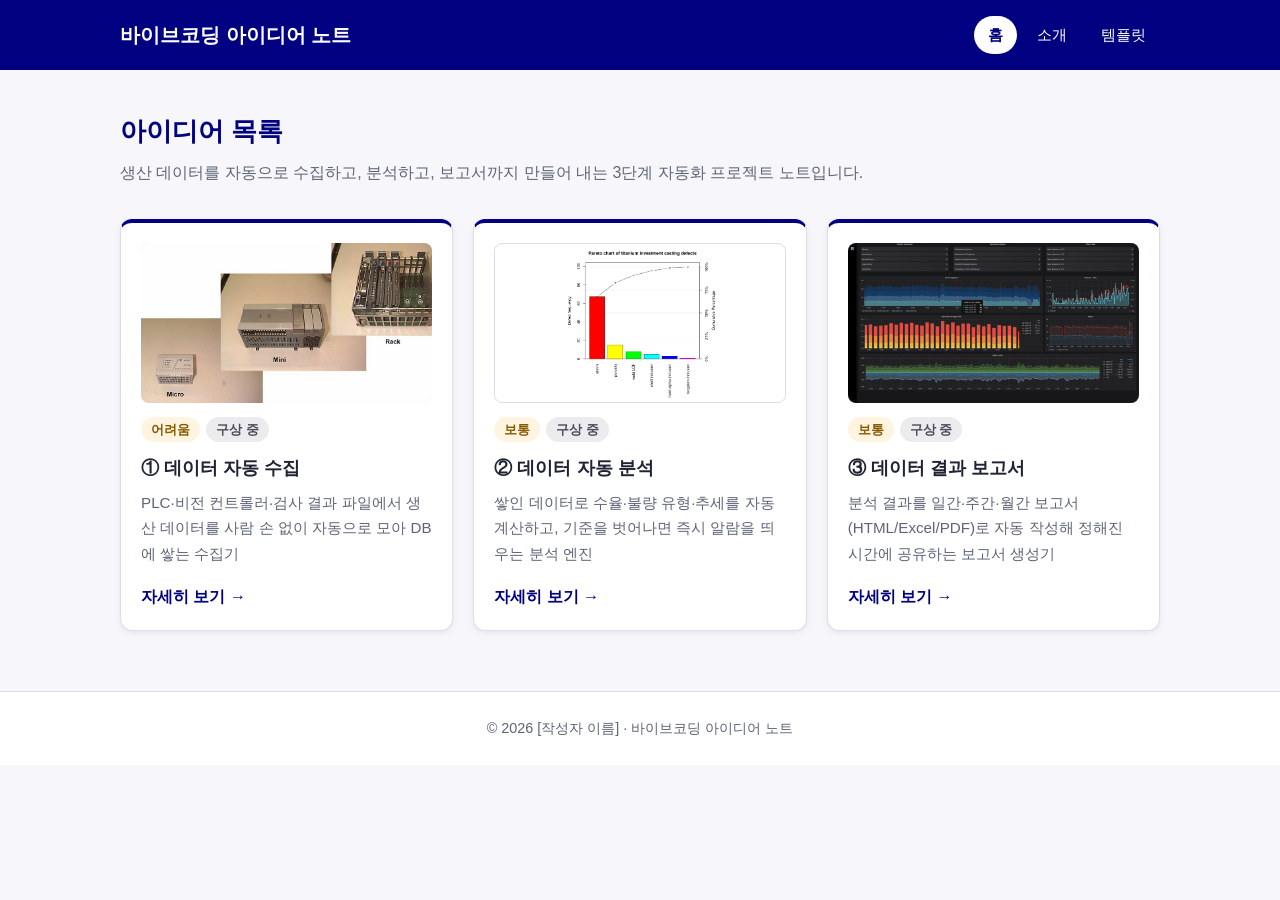
<file: idea-notes/index.html>
<!DOCTYPE html>
<html lang="ko">
<head>
  <meta charset="UTF-8">
  <meta name="viewport" content="width=device-width, initial-scale=1.0">
  <title>아이디어 목록 | 바이브코딩 아이디어 노트</title>
  <!-- 공통 스타일 -->
  <link rel="stylesheet" href="css/style.css">
</head>
<body>

  <!-- 공통 헤더 -->
  <header class="site-header">
    <div class="container">
      <h1 class="site-title"><a href="index.html">바이브코딩 아이디어 노트</a></h1>
      <nav class="site-nav" aria-label="주 메뉴">
        <ul>
          <!-- 현재 페이지 메뉴에 is-active 클래스 -->
          <li><a href="index.html" class="is-active" aria-current="page">홈</a></li>
          <li><a href="about.html">소개</a></li>
          <li><a href="template.html">템플릿</a></li>
        </ul>
      </nav>
    </div>
  </header>

  <main class="site-main">
    <div class="container">

      <section class="page-intro">
        <h2>아이디어 목록</h2>
        <p>생산 데이터를 자동으로 수집하고, 분석하고, 보고서까지 만들어 내는 3단계 자동화 프로젝트 노트입니다.</p>
      </section>

      <!-- 아이디어 카드 목록: 새 아이디어는 article 하나를 복사해서 추가 -->
      <section class="idea-grid" aria-label="아이디어 카드 목록">

        <article class="idea-card">
          <img class="idea-card-thumb" src="images/plc.jpg" alt="소형·중형·랙형 PLC(Programmable Logic Controller) 장비 사진" loading="lazy">
          <div class="badge-group">
            <span class="level-badge">어려움</span>
            <span class="status-badge status-idea">구상 중</span>
          </div>
          <h3>① 데이터 자동 수집</h3>
          <p class="idea-card-summary">PLC·비전 컨트롤러·검사 결과 파일에서 생산 데이터를 사람 손 없이 자동으로 모아 DB에 쌓는 수집기</p>
          <a class="idea-card-link" href="ideas/idea-01.html">자세히 보기 →</a>
        </article>

        <article class="idea-card">
          <img class="idea-card-thumb idea-card-thumb--contain" src="images/pareto.png" alt="불량 유형별 빈도와 누적 비율을 보여주는 파레토 차트" loading="lazy">
          <div class="badge-group">
            <span class="level-badge">보통</span>
            <span class="status-badge status-idea">구상 중</span>
          </div>
          <h3>② 데이터 자동 분석</h3>
          <p class="idea-card-summary">쌓인 데이터로 수율·불량 유형·추세를 자동 계산하고, 기준을 벗어나면 즉시 알람을 띄우는 분석 엔진</p>
          <a class="idea-card-link" href="ideas/idea-02.html">자세히 보기 →</a>
        </article>

        <article class="idea-card">
          <img class="idea-card-thumb" src="images/dashboard.png" alt="그래프와 지표가 한 화면에 모인 데이터 대시보드 스크린샷" loading="lazy">
          <div class="badge-group">
            <span class="level-badge">보통</span>
            <span class="status-badge status-idea">구상 중</span>
          </div>
          <h3>③ 데이터 결과 보고서</h3>
          <p class="idea-card-summary">분석 결과를 일간·주간·월간 보고서(HTML/Excel/PDF)로 자동 작성해 정해진 시간에 공유하는 보고서 생성기</p>
          <a class="idea-card-link" href="ideas/idea-03.html">자세히 보기 →</a>
        </article>

      </section>

    </div>
  </main>

  <!-- 공통 푸터 -->
  <footer class="site-footer">
    <div class="container">
      <p>© 2026 [작성자 이름] · 바이브코딩 아이디어 노트</p>
    </div>
  </footer>

</body>
</html>
</file>
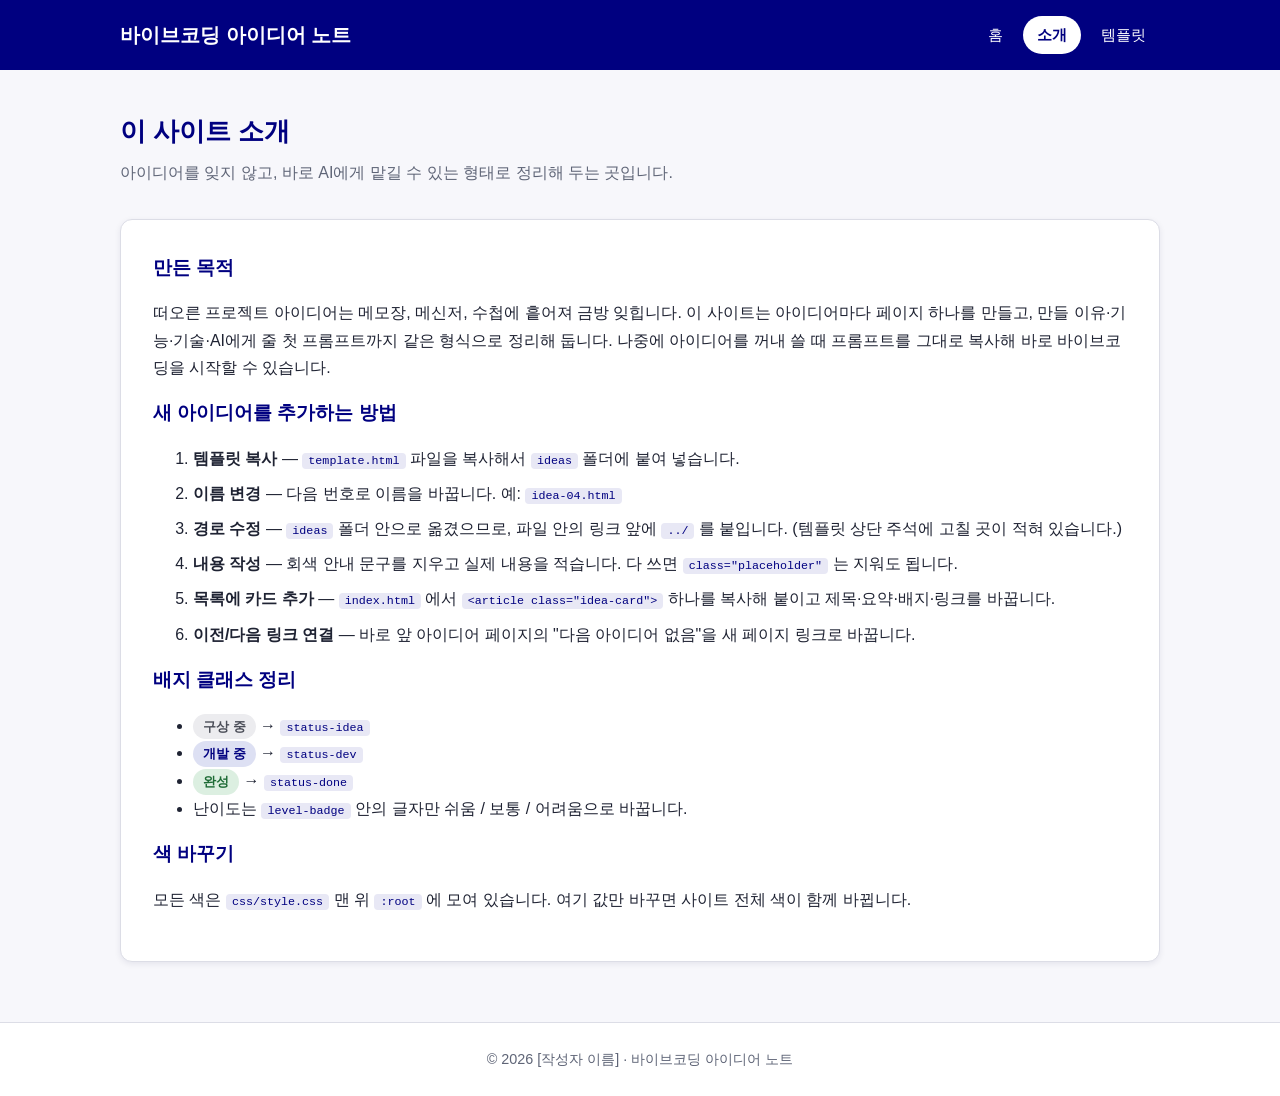
<file: idea-notes/about.html>
<!DOCTYPE html>
<html lang="ko">
<head>
  <meta charset="UTF-8">
  <meta name="viewport" content="width=device-width, initial-scale=1.0">
  <title>소개 | 바이브코딩 아이디어 노트</title>
  <link rel="stylesheet" href="css/style.css">
</head>
<body>

  <!-- 공통 헤더 -->
  <header class="site-header">
    <div class="container">
      <h1 class="site-title"><a href="index.html">바이브코딩 아이디어 노트</a></h1>
      <nav class="site-nav" aria-label="주 메뉴">
        <ul>
          <li><a href="index.html">홈</a></li>
          <li><a href="about.html" class="is-active" aria-current="page">소개</a></li>
          <li><a href="template.html">템플릿</a></li>
        </ul>
      </nav>
    </div>
  </header>

  <main class="site-main">
    <div class="container">

      <section class="page-intro">
        <h2>이 사이트 소개</h2>
        <p>아이디어를 잊지 않고, 바로 AI에게 맡길 수 있는 형태로 정리해 두는 곳입니다.</p>
      </section>

      <article class="content-box">

        <section>
          <h3>만든 목적</h3>
          <p>떠오른 프로젝트 아이디어는 메모장, 메신저, 수첩에 흩어져 금방 잊힙니다. 이 사이트는 아이디어마다 페이지 하나를 만들고, 만들 이유·기능·기술·AI에게 줄 첫 프롬프트까지 같은 형식으로 정리해 둡니다. 나중에 아이디어를 꺼내 쓸 때 프롬프트를 그대로 복사해 바로 바이브코딩을 시작할 수 있습니다.</p>
        </section>

        <section>
          <h3>새 아이디어를 추가하는 방법</h3>
          <ol class="step-list">
            <li><strong>템플릿 복사</strong> — <code>template.html</code> 파일을 복사해서 <code>ideas</code> 폴더에 붙여 넣습니다.</li>
            <li><strong>이름 변경</strong> — 다음 번호로 이름을 바꿉니다. 예: <code>idea-04.html</code></li>
            <li><strong>경로 수정</strong> — <code>ideas</code> 폴더 안으로 옮겼으므로, 파일 안의 링크 앞에 <code>../</code> 를 붙입니다. (템플릿 상단 주석에 고칠 곳이 적혀 있습니다.)</li>
            <li><strong>내용 작성</strong> — 회색 안내 문구를 지우고 실제 내용을 적습니다. 다 쓰면 <code>class="placeholder"</code> 는 지워도 됩니다.</li>
            <li><strong>목록에 카드 추가</strong> — <code>index.html</code> 에서 <code>&lt;article class="idea-card"&gt;</code> 하나를 복사해 붙이고 제목·요약·배지·링크를 바꿉니다.</li>
            <li><strong>이전/다음 링크 연결</strong> — 바로 앞 아이디어 페이지의 "다음 아이디어 없음"을 새 페이지 링크로 바꿉니다.</li>
          </ol>
        </section>

        <section>
          <h3>배지 클래스 정리</h3>
          <ul>
            <li><span class="status-badge status-idea">구상 중</span> → <code>status-idea</code></li>
            <li><span class="status-badge status-dev">개발 중</span> → <code>status-dev</code></li>
            <li><span class="status-badge status-done">완성</span> → <code>status-done</code></li>
            <li>난이도는 <code>level-badge</code> 안의 글자만 쉬움 / 보통 / 어려움으로 바꿉니다.</li>
          </ul>
        </section>

        <section>
          <h3>색 바꾸기</h3>
          <p>모든 색은 <code>css/style.css</code> 맨 위 <code>:root</code> 에 모여 있습니다. 여기 값만 바꾸면 사이트 전체 색이 함께 바뀝니다.</p>
        </section>

      </article>

    </div>
  </main>

  <!-- 공통 푸터 -->
  <footer class="site-footer">
    <div class="container">
      <p>© 2026 [작성자 이름] · 바이브코딩 아이디어 노트</p>
    </div>
  </footer>

</body>
</html>
</file>
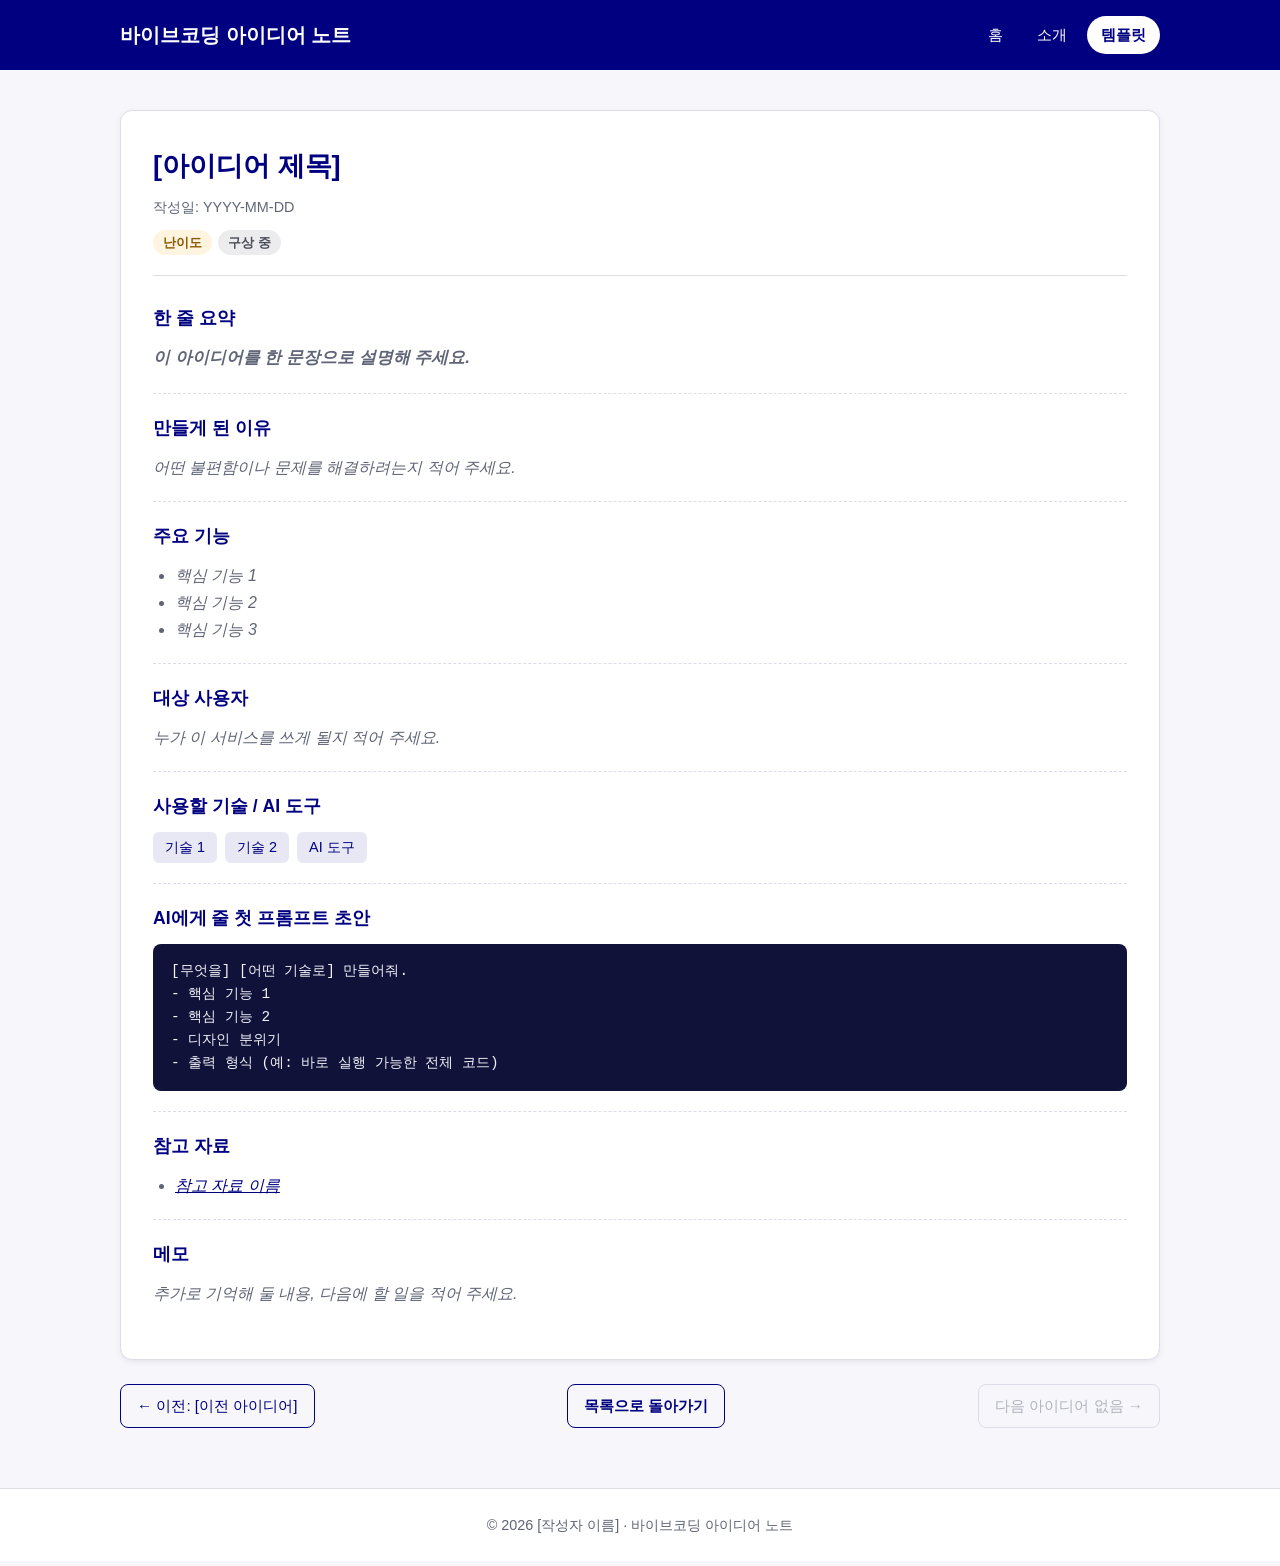
<file: idea-notes/template.html>
<!DOCTYPE html>
<!--
  ============================================================
  새 아이디어 작성용 템플릿
  사용법:
    1) 이 파일을 복사해서 ideas 폴더에 idea-XX.html 로 저장
    2) ideas 폴더로 옮겼으면 아래 [경로] 표시가 있는 링크 4곳 + 푸터 위 이동 링크의
       앞에 ../ 를 붙이기
       예) css/style.css  →  ../css/style.css
           index.html     →  ../index.html
    3) 헤더 메뉴의 is-active 를 '템플릿'에서 '홈'으로 옮기기
    4) 회색 안내 문구를 실제 내용으로 바꾸기
  ============================================================
-->
<html lang="ko">
<head>
  <meta charset="UTF-8">
  <meta name="viewport" content="width=device-width, initial-scale=1.0">
  <title>[아이디어 제목] | 바이브코딩 아이디어 노트</title>
  <!-- [경로] -->
  <link rel="stylesheet" href="css/style.css">
</head>
<body>

  <!-- 공통 헤더 -->
  <header class="site-header">
    <div class="container">
      <!-- [경로] -->
      <h1 class="site-title"><a href="index.html">바이브코딩 아이디어 노트</a></h1>
      <nav class="site-nav" aria-label="주 메뉴">
        <ul>
          <!-- [경로] 3곳 -->
          <li><a href="index.html">홈</a></li>
          <li><a href="about.html">소개</a></li>
          <li><a href="template.html" class="is-active" aria-current="page">템플릿</a></li>
        </ul>
      </nav>
    </div>
  </header>

  <main class="site-main">
    <div class="container">

      <article class="idea-detail">

        <!-- 1. 제목, 작성일, 배지 -->
        <header class="idea-header">
          <h2>[아이디어 제목]</h2>
          <time class="idea-date" datetime="YYYY-MM-DD">작성일: YYYY-MM-DD</time>
          <div class="badge-group">
            <!-- 난이도: 쉬움 / 보통 / 어려움 -->
            <span class="level-badge">난이도</span>
            <!-- 상태: status-idea(구상 중) / status-dev(개발 중) / status-done(완성) -->
            <span class="status-badge status-idea">구상 중</span>
          </div>
        </header>

        <!-- 2. 한 줄 요약 -->
        <section class="idea-section">
          <h3>한 줄 요약</h3>
          <p class="idea-summary placeholder">이 아이디어를 한 문장으로 설명해 주세요.</p>
        </section>

        <!-- 3. 만들게 된 이유 -->
        <section class="idea-section">
          <h3>만들게 된 이유</h3>
          <p class="placeholder">어떤 불편함이나 문제를 해결하려는지 적어 주세요.</p>
        </section>

        <!-- 4. 주요 기능 -->
        <section class="idea-section">
          <h3>주요 기능</h3>
          <ul class="placeholder">
            <li>핵심 기능 1</li>
            <li>핵심 기능 2</li>
            <li>핵심 기능 3</li>
          </ul>
        </section>

        <!-- 5. 대상 사용자 -->
        <section class="idea-section">
          <h3>대상 사용자</h3>
          <p class="placeholder">누가 이 서비스를 쓰게 될지 적어 주세요.</p>
        </section>

        <!-- 6. 사용할 기술 / AI 도구 -->
        <section class="idea-section">
          <h3>사용할 기술 / AI 도구</h3>
          <!-- li 하나가 태그 하나 -->
          <ul class="tech-list">
            <li>기술 1</li>
            <li>기술 2</li>
            <li>AI 도구</li>
          </ul>
        </section>

        <!-- 7. AI에게 줄 첫 프롬프트 초안 -->
        <section class="idea-section">
          <h3>AI에게 줄 첫 프롬프트 초안</h3>
<pre class="prompt-block"><code>[무엇을] [어떤 기술로] 만들어줘.
- 핵심 기능 1
- 핵심 기능 2
- 디자인 분위기
- 출력 형식 (예: 바로 실행 가능한 전체 코드)</code></pre>
        </section>

        <!-- 8. 참고 자료 링크 -->
        <section class="idea-section">
          <h3>참고 자료</h3>
          <ul class="placeholder">
            <li><a href="#">참고 자료 이름</a></li>
          </ul>
        </section>

        <!-- 9. 메모 -->
        <section class="idea-section">
          <h3>메모</h3>
          <p class="placeholder">추가로 기억해 둘 내용, 다음에 할 일을 적어 주세요.</p>
        </section>

      </article>

      <!-- 하단 이동 링크: ideas 폴더에 넣은 뒤 파일 이름과 제목을 맞게 바꾸기 -->
      <nav class="idea-pager" aria-label="아이디어 이동">
        <a href="#">← 이전: [이전 아이디어]</a>
        <!-- [경로] -->
        <a class="pager-back" href="index.html">목록으로 돌아가기</a>
        <span class="is-disabled">다음 아이디어 없음 →</span>
      </nav>

    </div>
  </main>

  <!-- 공통 푸터 -->
  <footer class="site-footer">
    <div class="container">
      <p>© 2026 [작성자 이름] · 바이브코딩 아이디어 노트</p>
    </div>
  </footer>

</body>
</html>
</file>
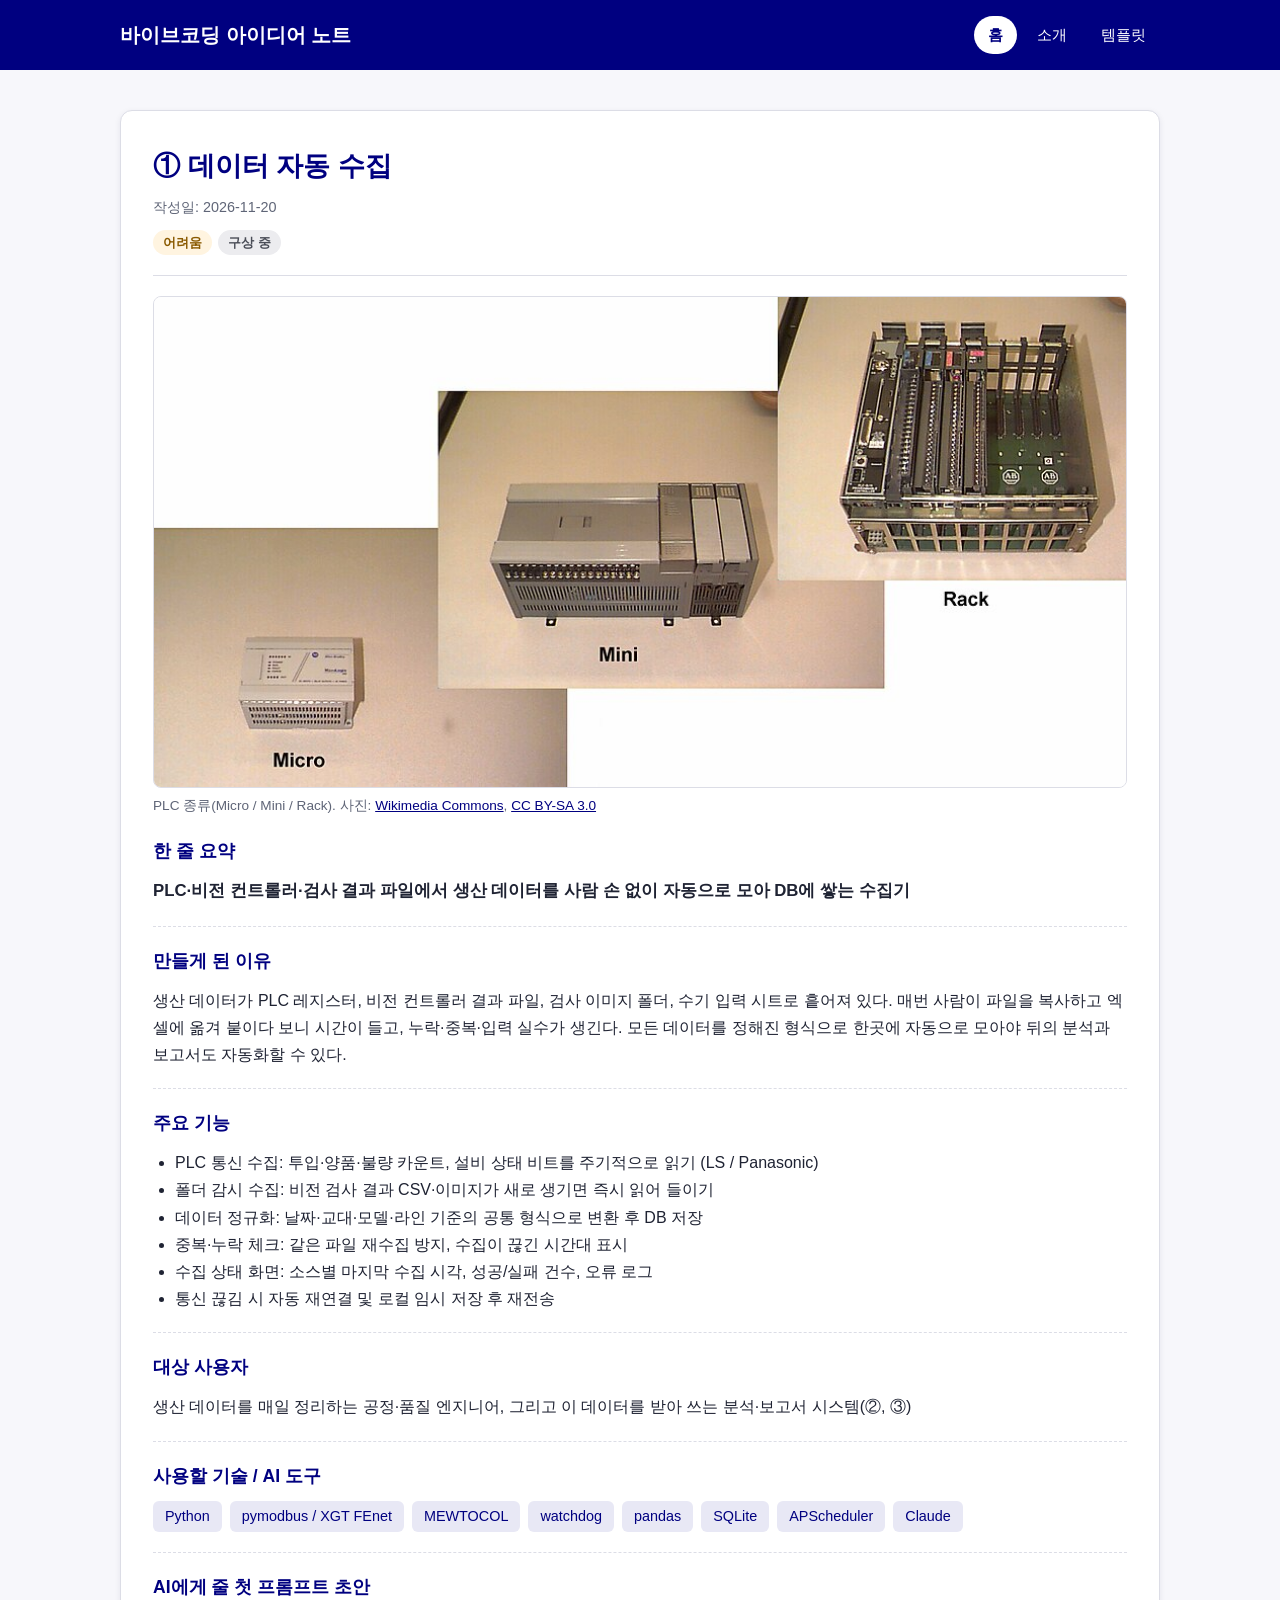
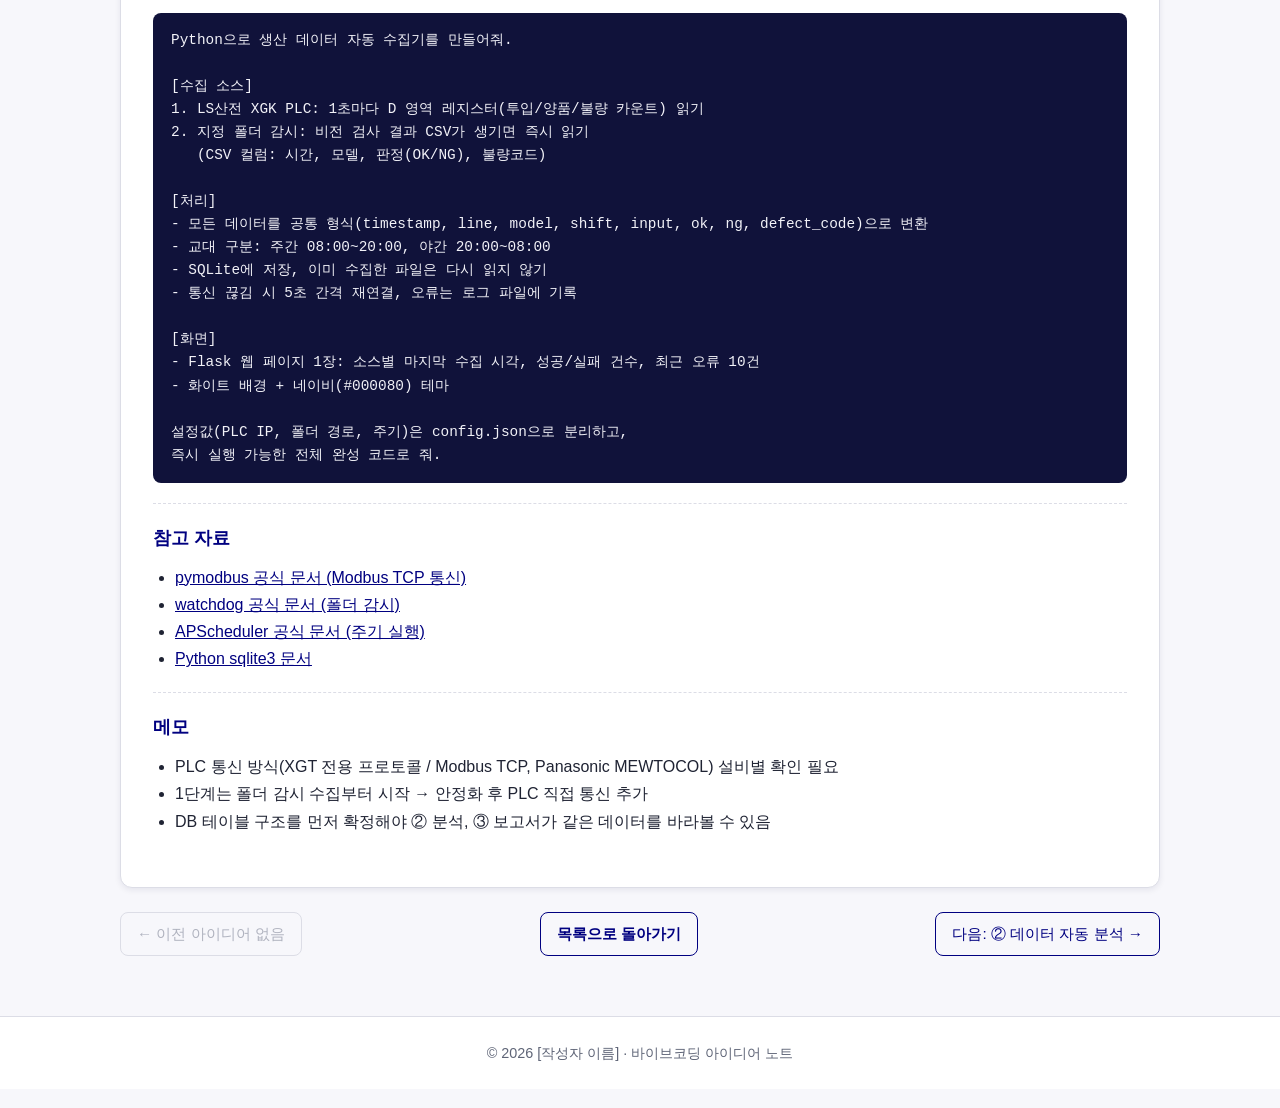
<file: idea-notes/ideas/idea-01.html>
<!DOCTYPE html>
<html lang="ko">
<head>
  <meta charset="UTF-8">
  <meta name="viewport" content="width=device-width, initial-scale=1.0">
  <title>데이터 자동 수집 | 바이브코딩 아이디어 노트</title>
  <!-- ideas 폴더 안이므로 ../ 로 한 단계 위의 css 폴더를 불러옴 -->
  <link rel="stylesheet" href="../css/style.css">
</head>
<body>

  <!-- 공통 헤더 -->
  <header class="site-header">
    <div class="container">
      <h1 class="site-title"><a href="../index.html">바이브코딩 아이디어 노트</a></h1>
      <nav class="site-nav" aria-label="주 메뉴">
        <ul>
          <!-- 상세 페이지는 '홈' 아래에 있으므로 홈을 강조 -->
          <li><a href="../index.html" class="is-active">홈</a></li>
          <li><a href="../about.html">소개</a></li>
          <li><a href="../template.html">템플릿</a></li>
        </ul>
      </nav>
    </div>
  </header>

  <main class="site-main">
    <div class="container">

      <article class="idea-detail">

        <!-- 1. 제목, 작성일, 배지 -->
        <header class="idea-header">
          <h2>① 데이터 자동 수집</h2>
          <time class="idea-date" datetime="2026-11-20">작성일: 2026-11-20</time>
          <div class="badge-group">
            <span class="level-badge">어려움</span>
            <span class="status-badge status-idea">구상 중</span>
          </div>
        </header>

        <!-- 대표 이미지 -->
        <figure class="idea-figure">
          <img src="../images/plc.jpg" alt="소형·중형·랙형 PLC(Programmable Logic Controller) 장비 사진">
          <figcaption>PLC 종류(Micro / Mini / Rack). 사진: <a href="https://commons.wikimedia.org/wiki/File:Programmable_logic_controller.jpg" target="_blank" rel="noopener">Wikimedia Commons</a>, <a href="https://creativecommons.org/licenses/by-sa/3.0/" target="_blank" rel="noopener">CC BY-SA 3.0</a></figcaption>
        </figure>

        <!-- 2. 한 줄 요약 -->
        <section class="idea-section">
          <h3>한 줄 요약</h3>
          <p class="idea-summary">PLC·비전 컨트롤러·검사 결과 파일에서 생산 데이터를 사람 손 없이 자동으로 모아 DB에 쌓는 수집기</p>
        </section>

        <!-- 3. 만들게 된 이유 -->
        <section class="idea-section">
          <h3>만들게 된 이유</h3>
          <p>생산 데이터가 PLC 레지스터, 비전 컨트롤러 결과 파일, 검사 이미지 폴더, 수기 입력 시트로 흩어져 있다. 매번 사람이 파일을 복사하고 엑셀에 옮겨 붙이다 보니 시간이 들고, 누락·중복·입력 실수가 생긴다. 모든 데이터를 정해진 형식으로 한곳에 자동으로 모아야 뒤의 분석과 보고서도 자동화할 수 있다.</p>
        </section>

        <!-- 4. 주요 기능 -->
        <section class="idea-section">
          <h3>주요 기능</h3>
          <ul>
            <li>PLC 통신 수집: 투입·양품·불량 카운트, 설비 상태 비트를 주기적으로 읽기 (LS / Panasonic)</li>
            <li>폴더 감시 수집: 비전 검사 결과 CSV·이미지가 새로 생기면 즉시 읽어 들이기</li>
            <li>데이터 정규화: 날짜·교대·모델·라인 기준의 공통 형식으로 변환 후 DB 저장</li>
            <li>중복·누락 체크: 같은 파일 재수집 방지, 수집이 끊긴 시간대 표시</li>
            <li>수집 상태 화면: 소스별 마지막 수집 시각, 성공/실패 건수, 오류 로그</li>
            <li>통신 끊김 시 자동 재연결 및 로컬 임시 저장 후 재전송</li>
          </ul>
        </section>

        <!-- 5. 대상 사용자 -->
        <section class="idea-section">
          <h3>대상 사용자</h3>
          <p>생산 데이터를 매일 정리하는 공정·품질 엔지니어, 그리고 이 데이터를 받아 쓰는 분석·보고서 시스템(②, ③)</p>
        </section>

        <!-- 6. 사용할 기술 / AI 도구 -->
        <section class="idea-section">
          <h3>사용할 기술 / AI 도구</h3>
          <ul class="tech-list">
            <li>Python</li>
            <li>pymodbus / XGT FEnet</li>
            <li>MEWTOCOL</li>
            <li>watchdog</li>
            <li>pandas</li>
            <li>SQLite</li>
            <li>APScheduler</li>
            <li>Claude</li>
          </ul>
        </section>

        <!-- 7. AI에게 줄 첫 프롬프트 초안 -->
        <section class="idea-section">
          <h3>AI에게 줄 첫 프롬프트 초안</h3>
<pre class="prompt-block"><code>Python으로 생산 데이터 자동 수집기를 만들어줘.

[수집 소스]
1. LS산전 XGK PLC: 1초마다 D 영역 레지스터(투입/양품/불량 카운트) 읽기
2. 지정 폴더 감시: 비전 검사 결과 CSV가 생기면 즉시 읽기
   (CSV 컬럼: 시간, 모델, 판정(OK/NG), 불량코드)

[처리]
- 모든 데이터를 공통 형식(timestamp, line, model, shift, input, ok, ng, defect_code)으로 변환
- 교대 구분: 주간 08:00~20:00, 야간 20:00~08:00
- SQLite에 저장, 이미 수집한 파일은 다시 읽지 않기
- 통신 끊김 시 5초 간격 재연결, 오류는 로그 파일에 기록

[화면]
- Flask 웹 페이지 1장: 소스별 마지막 수집 시각, 성공/실패 건수, 최근 오류 10건
- 화이트 배경 + 네이비(#000080) 테마

설정값(PLC IP, 폴더 경로, 주기)은 config.json으로 분리하고,
즉시 실행 가능한 전체 완성 코드로 줘.</code></pre>
        </section>

        <!-- 8. 참고 자료 링크 -->
        <section class="idea-section">
          <h3>참고 자료</h3>
          <ul>
            <li><a href="https://pymodbus.readthedocs.io/" target="_blank" rel="noopener">pymodbus 공식 문서 (Modbus TCP 통신)</a></li>
            <li><a href="https://python-watchdog.readthedocs.io/" target="_blank" rel="noopener">watchdog 공식 문서 (폴더 감시)</a></li>
            <li><a href="https://apscheduler.readthedocs.io/" target="_blank" rel="noopener">APScheduler 공식 문서 (주기 실행)</a></li>
            <li><a href="https://docs.python.org/ko/3/library/sqlite3.html" target="_blank" rel="noopener">Python sqlite3 문서</a></li>
          </ul>
        </section>

        <!-- 9. 메모 -->
        <section class="idea-section">
          <h3>메모</h3>
          <ul>
            <li>PLC 통신 방식(XGT 전용 프로토콜 / Modbus TCP, Panasonic MEWTOCOL) 설비별 확인 필요</li>
            <li>1단계는 폴더 감시 수집부터 시작 → 안정화 후 PLC 직접 통신 추가</li>
            <li>DB 테이블 구조를 먼저 확정해야 ② 분석, ③ 보고서가 같은 데이터를 바라볼 수 있음</li>
          </ul>
        </section>

      </article>

      <!-- 하단 이동 링크 -->
      <nav class="idea-pager" aria-label="아이디어 이동">
        <span class="is-disabled">← 이전 아이디어 없음</span>
        <a class="pager-back" href="../index.html">목록으로 돌아가기</a>
        <a href="idea-02.html">다음: ② 데이터 자동 분석 →</a>
      </nav>

    </div>
  </main>

  <!-- 공통 푸터 -->
  <footer class="site-footer">
    <div class="container">
      <p>© 2026 [작성자 이름] · 바이브코딩 아이디어 노트</p>
    </div>
  </footer>

</body>
</html>
</file>
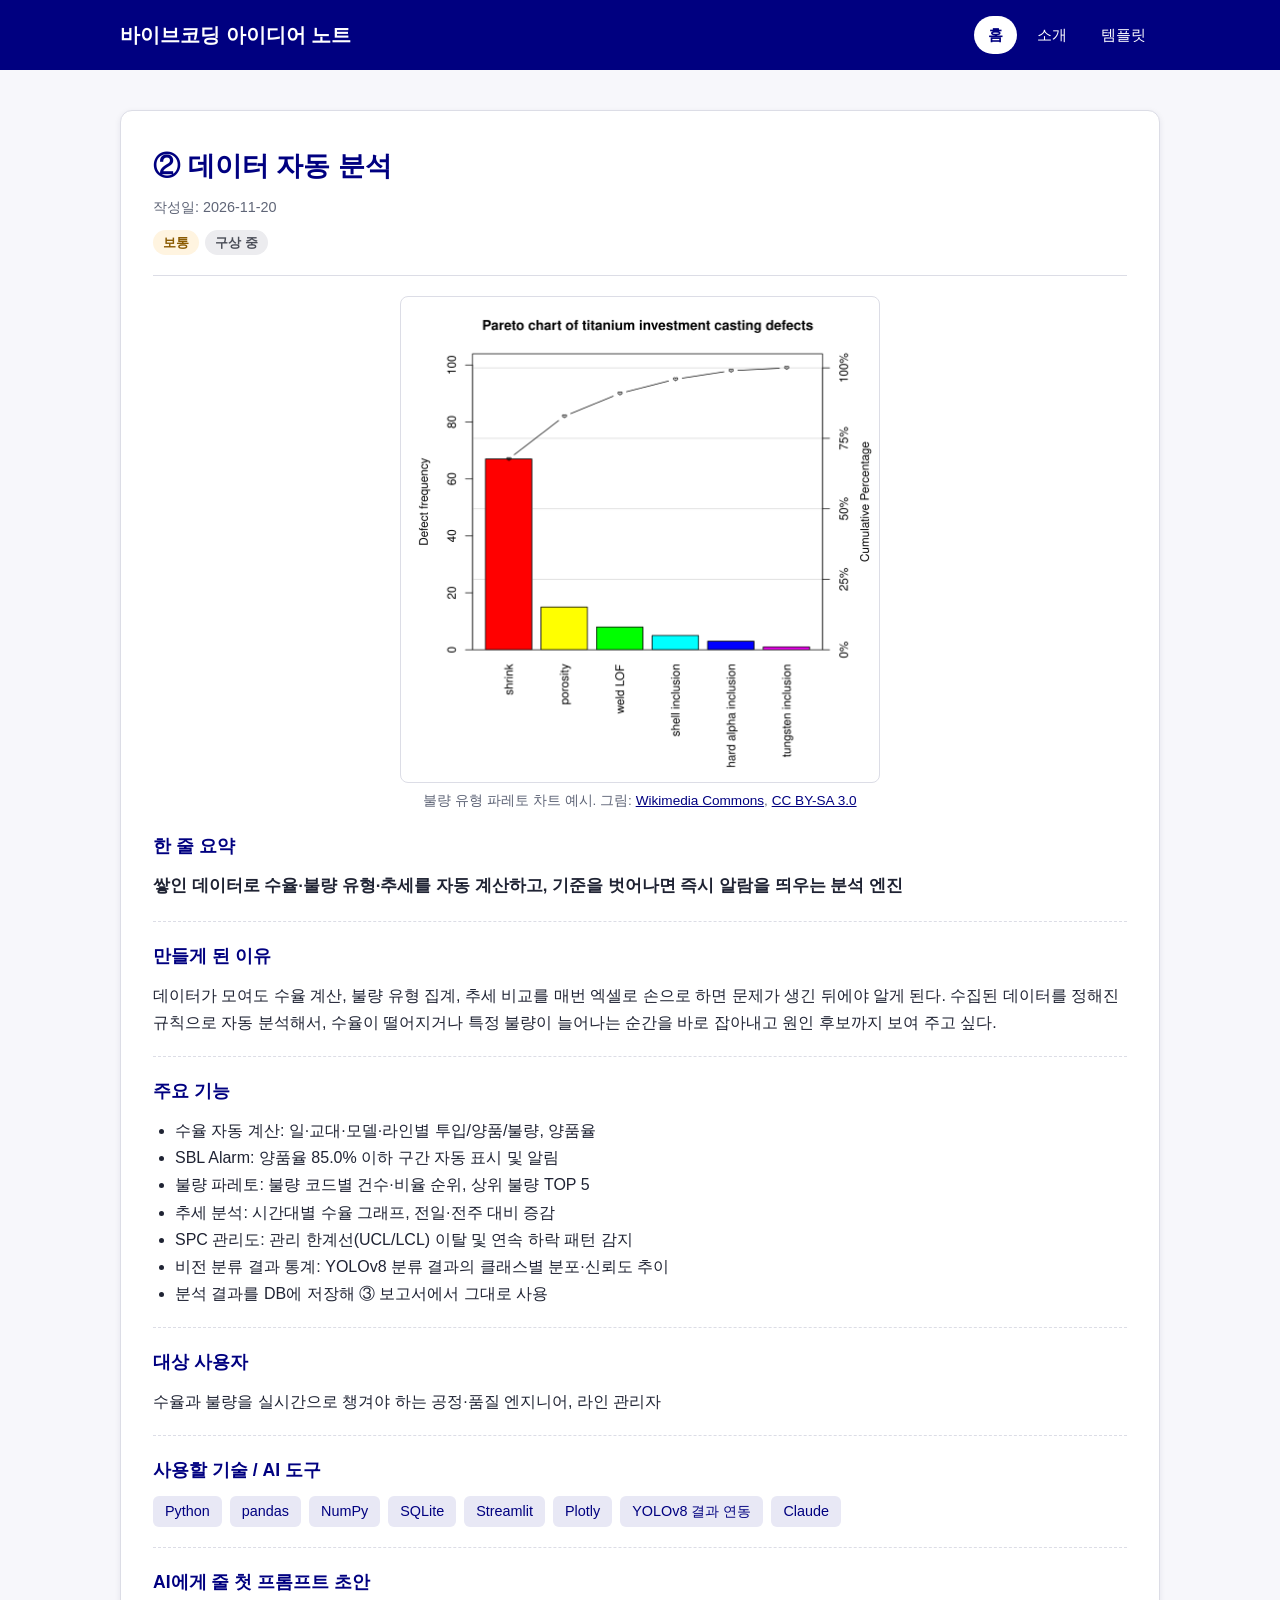
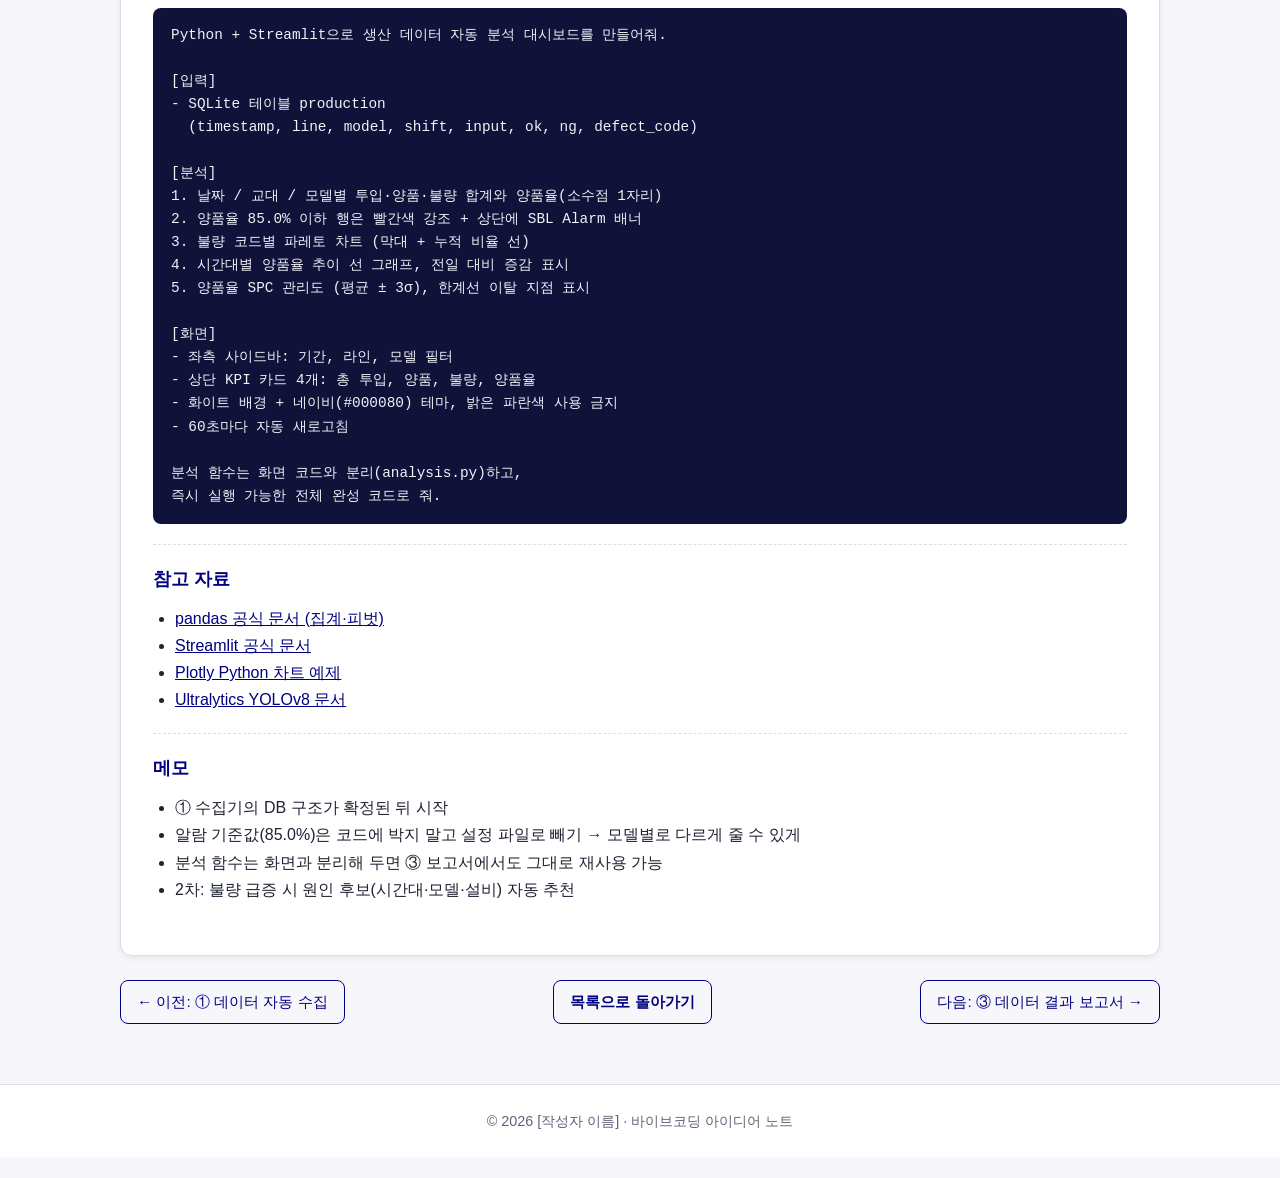
<file: idea-notes/ideas/idea-02.html>
<!DOCTYPE html>
<html lang="ko">
<head>
  <meta charset="UTF-8">
  <meta name="viewport" content="width=device-width, initial-scale=1.0">
  <title>데이터 자동 분석 | 바이브코딩 아이디어 노트</title>
  <link rel="stylesheet" href="../css/style.css">
</head>
<body>

  <!-- 공통 헤더 -->
  <header class="site-header">
    <div class="container">
      <h1 class="site-title"><a href="../index.html">바이브코딩 아이디어 노트</a></h1>
      <nav class="site-nav" aria-label="주 메뉴">
        <ul>
          <li><a href="../index.html" class="is-active">홈</a></li>
          <li><a href="../about.html">소개</a></li>
          <li><a href="../template.html">템플릿</a></li>
        </ul>
      </nav>
    </div>
  </header>

  <main class="site-main">
    <div class="container">

      <article class="idea-detail">

        <!-- 1. 제목, 작성일, 배지 -->
        <header class="idea-header">
          <h2>② 데이터 자동 분석</h2>
          <time class="idea-date" datetime="2026-11-20">작성일: 2026-11-20</time>
          <div class="badge-group">
            <span class="level-badge">보통</span>
            <span class="status-badge status-idea">구상 중</span>
          </div>
        </header>

        <!-- 대표 이미지 -->
        <figure class="idea-figure idea-figure--narrow">
          <img src="../images/pareto.png" alt="불량 유형별 빈도와 누적 비율을 보여주는 파레토 차트">
          <figcaption>불량 유형 파레토 차트 예시. 그림: <a href="https://commons.wikimedia.org/wiki/File:Pareto_chart_of_titanium_investment_casting_defects.svg" target="_blank" rel="noopener">Wikimedia Commons</a>, <a href="https://creativecommons.org/licenses/by-sa/3.0/" target="_blank" rel="noopener">CC BY-SA 3.0</a></figcaption>
        </figure>

        <!-- 2. 한 줄 요약 -->
        <section class="idea-section">
          <h3>한 줄 요약</h3>
          <p class="idea-summary">쌓인 데이터로 수율·불량 유형·추세를 자동 계산하고, 기준을 벗어나면 즉시 알람을 띄우는 분석 엔진</p>
        </section>

        <!-- 3. 만들게 된 이유 -->
        <section class="idea-section">
          <h3>만들게 된 이유</h3>
          <p>데이터가 모여도 수율 계산, 불량 유형 집계, 추세 비교를 매번 엑셀로 손으로 하면 문제가 생긴 뒤에야 알게 된다. 수집된 데이터를 정해진 규칙으로 자동 분석해서, 수율이 떨어지거나 특정 불량이 늘어나는 순간을 바로 잡아내고 원인 후보까지 보여 주고 싶다.</p>
        </section>

        <!-- 4. 주요 기능 -->
        <section class="idea-section">
          <h3>주요 기능</h3>
          <ul>
            <li>수율 자동 계산: 일·교대·모델·라인별 투입/양품/불량, 양품율</li>
            <li>SBL Alarm: 양품율 85.0% 이하 구간 자동 표시 및 알림</li>
            <li>불량 파레토: 불량 코드별 건수·비율 순위, 상위 불량 TOP 5</li>
            <li>추세 분석: 시간대별 수율 그래프, 전일·전주 대비 증감</li>
            <li>SPC 관리도: 관리 한계선(UCL/LCL) 이탈 및 연속 하락 패턴 감지</li>
            <li>비전 분류 결과 통계: YOLOv8 분류 결과의 클래스별 분포·신뢰도 추이</li>
            <li>분석 결과를 DB에 저장해 ③ 보고서에서 그대로 사용</li>
          </ul>
        </section>

        <!-- 5. 대상 사용자 -->
        <section class="idea-section">
          <h3>대상 사용자</h3>
          <p>수율과 불량을 실시간으로 챙겨야 하는 공정·품질 엔지니어, 라인 관리자</p>
        </section>

        <!-- 6. 사용할 기술 / AI 도구 -->
        <section class="idea-section">
          <h3>사용할 기술 / AI 도구</h3>
          <ul class="tech-list">
            <li>Python</li>
            <li>pandas</li>
            <li>NumPy</li>
            <li>SQLite</li>
            <li>Streamlit</li>
            <li>Plotly</li>
            <li>YOLOv8 결과 연동</li>
            <li>Claude</li>
          </ul>
        </section>

        <!-- 7. AI에게 줄 첫 프롬프트 초안 -->
        <section class="idea-section">
          <h3>AI에게 줄 첫 프롬프트 초안</h3>
<pre class="prompt-block"><code>Python + Streamlit으로 생산 데이터 자동 분석 대시보드를 만들어줘.

[입력]
- SQLite 테이블 production
  (timestamp, line, model, shift, input, ok, ng, defect_code)

[분석]
1. 날짜 / 교대 / 모델별 투입·양품·불량 합계와 양품율(소수점 1자리)
2. 양품율 85.0% 이하 행은 빨간색 강조 + 상단에 SBL Alarm 배너
3. 불량 코드별 파레토 차트 (막대 + 누적 비율 선)
4. 시간대별 양품율 추이 선 그래프, 전일 대비 증감 표시
5. 양품율 SPC 관리도 (평균 ± 3σ), 한계선 이탈 지점 표시

[화면]
- 좌측 사이드바: 기간, 라인, 모델 필터
- 상단 KPI 카드 4개: 총 투입, 양품, 불량, 양품율
- 화이트 배경 + 네이비(#000080) 테마, 밝은 파란색 사용 금지
- 60초마다 자동 새로고침

분석 함수는 화면 코드와 분리(analysis.py)하고,
즉시 실행 가능한 전체 완성 코드로 줘.</code></pre>
        </section>

        <!-- 8. 참고 자료 링크 -->
        <section class="idea-section">
          <h3>참고 자료</h3>
          <ul>
            <li><a href="https://pandas.pydata.org/docs/" target="_blank" rel="noopener">pandas 공식 문서 (집계·피벗)</a></li>
            <li><a href="https://docs.streamlit.io/" target="_blank" rel="noopener">Streamlit 공식 문서</a></li>
            <li><a href="https://plotly.com/python/" target="_blank" rel="noopener">Plotly Python 차트 예제</a></li>
            <li><a href="https://docs.ultralytics.com/" target="_blank" rel="noopener">Ultralytics YOLOv8 문서</a></li>
          </ul>
        </section>

        <!-- 9. 메모 -->
        <section class="idea-section">
          <h3>메모</h3>
          <ul>
            <li>① 수집기의 DB 구조가 확정된 뒤 시작</li>
            <li>알람 기준값(85.0%)은 코드에 박지 말고 설정 파일로 빼기 → 모델별로 다르게 줄 수 있게</li>
            <li>분석 함수는 화면과 분리해 두면 ③ 보고서에서도 그대로 재사용 가능</li>
            <li>2차: 불량 급증 시 원인 후보(시간대·모델·설비) 자동 추천</li>
          </ul>
        </section>

      </article>

      <!-- 하단 이동 링크 -->
      <nav class="idea-pager" aria-label="아이디어 이동">
        <a href="idea-01.html">← 이전: ① 데이터 자동 수집</a>
        <a class="pager-back" href="../index.html">목록으로 돌아가기</a>
        <a href="idea-03.html">다음: ③ 데이터 결과 보고서 →</a>
      </nav>

    </div>
  </main>

  <!-- 공통 푸터 -->
  <footer class="site-footer">
    <div class="container">
      <p>© 2026 [작성자 이름] · 바이브코딩 아이디어 노트</p>
    </div>
  </footer>

</body>
</html>
</file>
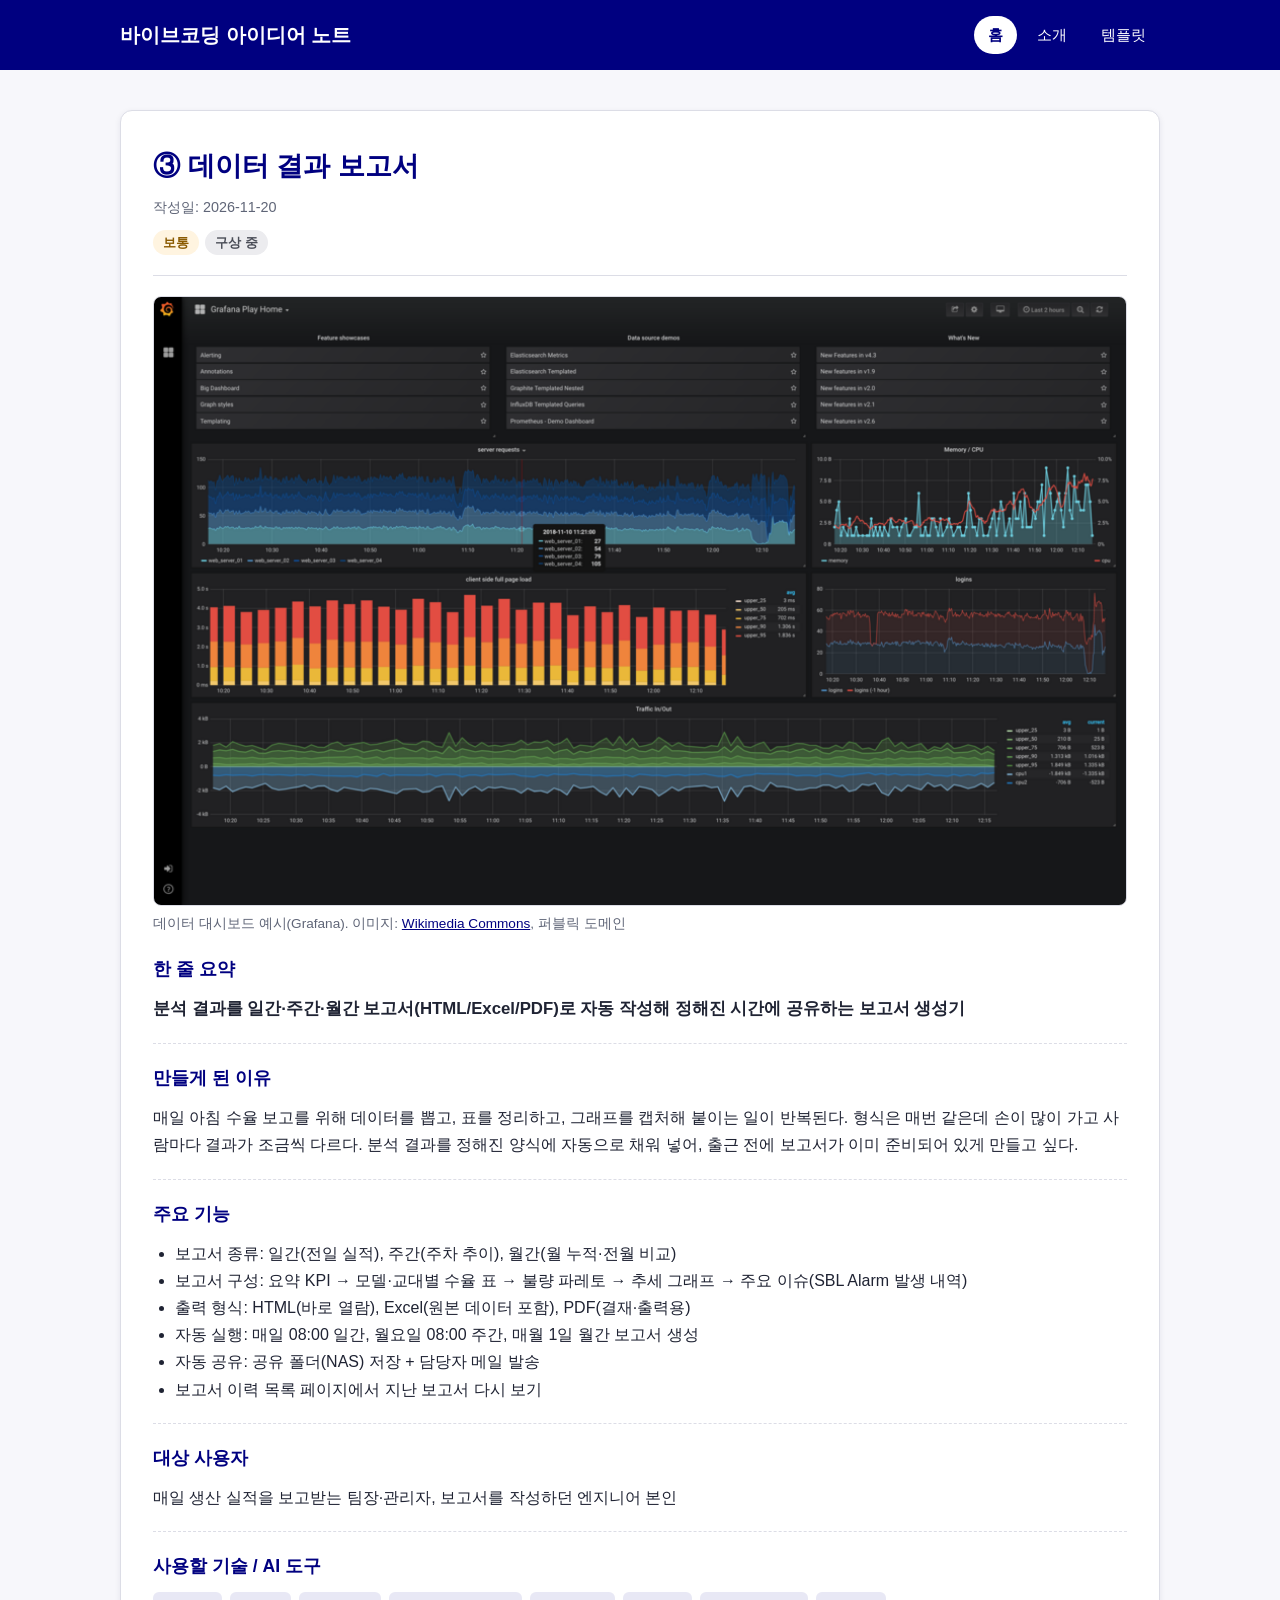
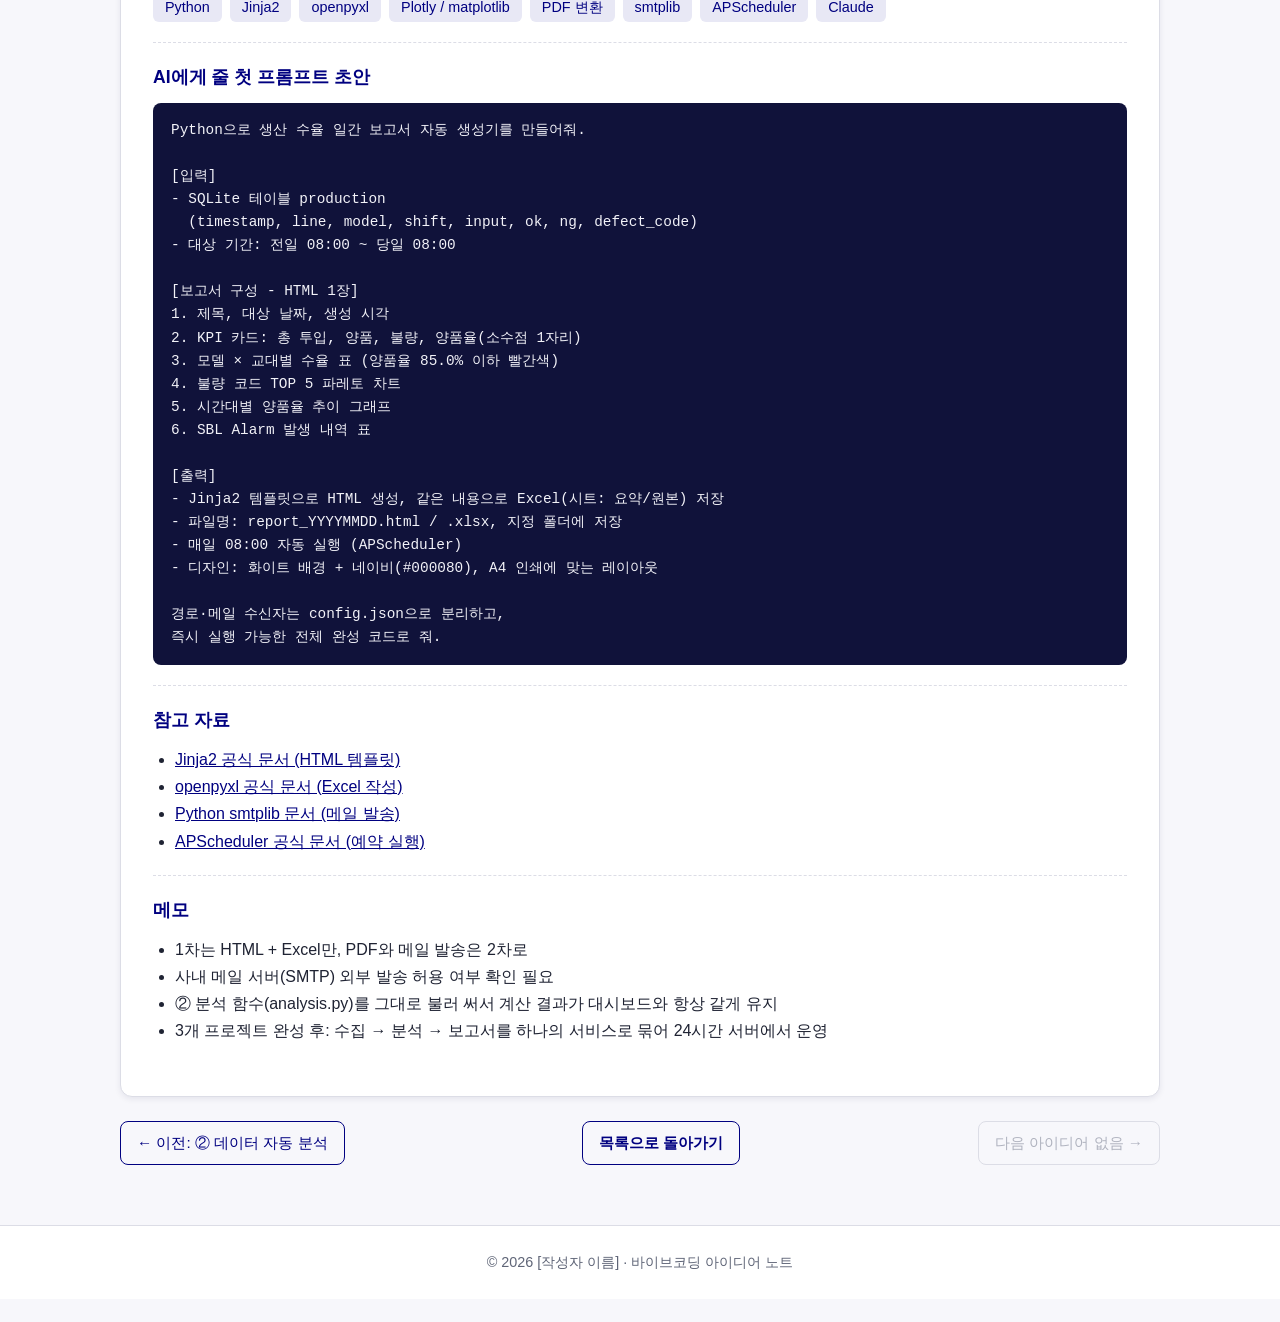
<file: idea-notes/ideas/idea-03.html>
<!DOCTYPE html>
<html lang="ko">
<head>
  <meta charset="UTF-8">
  <meta name="viewport" content="width=device-width, initial-scale=1.0">
  <title>데이터 결과 보고서 | 바이브코딩 아이디어 노트</title>
  <link rel="stylesheet" href="../css/style.css">
</head>
<body>

  <!-- 공통 헤더 -->
  <header class="site-header">
    <div class="container">
      <h1 class="site-title"><a href="../index.html">바이브코딩 아이디어 노트</a></h1>
      <nav class="site-nav" aria-label="주 메뉴">
        <ul>
          <li><a href="../index.html" class="is-active">홈</a></li>
          <li><a href="../about.html">소개</a></li>
          <li><a href="../template.html">템플릿</a></li>
        </ul>
      </nav>
    </div>
  </header>

  <main class="site-main">
    <div class="container">

      <article class="idea-detail">

        <!-- 1. 제목, 작성일, 배지 -->
        <header class="idea-header">
          <h2>③ 데이터 결과 보고서</h2>
          <time class="idea-date" datetime="2026-11-20">작성일: 2026-11-20</time>
          <div class="badge-group">
            <span class="level-badge">보통</span>
            <span class="status-badge status-idea">구상 중</span>
          </div>
        </header>

        <!-- 대표 이미지 -->
        <figure class="idea-figure">
          <img src="../images/dashboard.png" alt="그래프와 지표가 한 화면에 모인 데이터 대시보드 스크린샷">
          <figcaption>데이터 대시보드 예시(Grafana). 이미지: <a href="https://commons.wikimedia.org/wiki/File:Grafana_screenshot_(2018).png" target="_blank" rel="noopener">Wikimedia Commons</a>, 퍼블릭 도메인</figcaption>
        </figure>

        <!-- 2. 한 줄 요약 -->
        <section class="idea-section">
          <h3>한 줄 요약</h3>
          <p class="idea-summary">분석 결과를 일간·주간·월간 보고서(HTML/Excel/PDF)로 자동 작성해 정해진 시간에 공유하는 보고서 생성기</p>
        </section>

        <!-- 3. 만들게 된 이유 -->
        <section class="idea-section">
          <h3>만들게 된 이유</h3>
          <p>매일 아침 수율 보고를 위해 데이터를 뽑고, 표를 정리하고, 그래프를 캡처해 붙이는 일이 반복된다. 형식은 매번 같은데 손이 많이 가고 사람마다 결과가 조금씩 다르다. 분석 결과를 정해진 양식에 자동으로 채워 넣어, 출근 전에 보고서가 이미 준비되어 있게 만들고 싶다.</p>
        </section>

        <!-- 4. 주요 기능 -->
        <section class="idea-section">
          <h3>주요 기능</h3>
          <ul>
            <li>보고서 종류: 일간(전일 실적), 주간(주차 추이), 월간(월 누적·전월 비교)</li>
            <li>보고서 구성: 요약 KPI → 모델·교대별 수율 표 → 불량 파레토 → 추세 그래프 → 주요 이슈(SBL Alarm 발생 내역)</li>
            <li>출력 형식: HTML(바로 열람), Excel(원본 데이터 포함), PDF(결재·출력용)</li>
            <li>자동 실행: 매일 08:00 일간, 월요일 08:00 주간, 매월 1일 월간 보고서 생성</li>
            <li>자동 공유: 공유 폴더(NAS) 저장 + 담당자 메일 발송</li>
            <li>보고서 이력 목록 페이지에서 지난 보고서 다시 보기</li>
          </ul>
        </section>

        <!-- 5. 대상 사용자 -->
        <section class="idea-section">
          <h3>대상 사용자</h3>
          <p>매일 생산 실적을 보고받는 팀장·관리자, 보고서를 작성하던 엔지니어 본인</p>
        </section>

        <!-- 6. 사용할 기술 / AI 도구 -->
        <section class="idea-section">
          <h3>사용할 기술 / AI 도구</h3>
          <ul class="tech-list">
            <li>Python</li>
            <li>Jinja2</li>
            <li>openpyxl</li>
            <li>Plotly / matplotlib</li>
            <li>PDF 변환</li>
            <li>smtplib</li>
            <li>APScheduler</li>
            <li>Claude</li>
          </ul>
        </section>

        <!-- 7. AI에게 줄 첫 프롬프트 초안 -->
        <section class="idea-section">
          <h3>AI에게 줄 첫 프롬프트 초안</h3>
<pre class="prompt-block"><code>Python으로 생산 수율 일간 보고서 자동 생성기를 만들어줘.

[입력]
- SQLite 테이블 production
  (timestamp, line, model, shift, input, ok, ng, defect_code)
- 대상 기간: 전일 08:00 ~ 당일 08:00

[보고서 구성 - HTML 1장]
1. 제목, 대상 날짜, 생성 시각
2. KPI 카드: 총 투입, 양품, 불량, 양품율(소수점 1자리)
3. 모델 × 교대별 수율 표 (양품율 85.0% 이하 빨간색)
4. 불량 코드 TOP 5 파레토 차트
5. 시간대별 양품율 추이 그래프
6. SBL Alarm 발생 내역 표

[출력]
- Jinja2 템플릿으로 HTML 생성, 같은 내용으로 Excel(시트: 요약/원본) 저장
- 파일명: report_YYYYMMDD.html / .xlsx, 지정 폴더에 저장
- 매일 08:00 자동 실행 (APScheduler)
- 디자인: 화이트 배경 + 네이비(#000080), A4 인쇄에 맞는 레이아웃

경로·메일 수신자는 config.json으로 분리하고,
즉시 실행 가능한 전체 완성 코드로 줘.</code></pre>
        </section>

        <!-- 8. 참고 자료 링크 -->
        <section class="idea-section">
          <h3>참고 자료</h3>
          <ul>
            <li><a href="https://jinja.palletsprojects.com/" target="_blank" rel="noopener">Jinja2 공식 문서 (HTML 템플릿)</a></li>
            <li><a href="https://openpyxl.readthedocs.io/" target="_blank" rel="noopener">openpyxl 공식 문서 (Excel 작성)</a></li>
            <li><a href="https://docs.python.org/ko/3/library/smtplib.html" target="_blank" rel="noopener">Python smtplib 문서 (메일 발송)</a></li>
            <li><a href="https://apscheduler.readthedocs.io/" target="_blank" rel="noopener">APScheduler 공식 문서 (예약 실행)</a></li>
          </ul>
        </section>

        <!-- 9. 메모 -->
        <section class="idea-section">
          <h3>메모</h3>
          <ul>
            <li>1차는 HTML + Excel만, PDF와 메일 발송은 2차로</li>
            <li>사내 메일 서버(SMTP) 외부 발송 허용 여부 확인 필요</li>
            <li>② 분석 함수(analysis.py)를 그대로 불러 써서 계산 결과가 대시보드와 항상 같게 유지</li>
            <li>3개 프로젝트 완성 후: 수집 → 분석 → 보고서를 하나의 서비스로 묶어 24시간 서버에서 운영</li>
          </ul>
        </section>

      </article>

      <!-- 하단 이동 링크 -->
      <nav class="idea-pager" aria-label="아이디어 이동">
        <a href="idea-02.html">← 이전: ② 데이터 자동 분석</a>
        <a class="pager-back" href="../index.html">목록으로 돌아가기</a>
        <span class="is-disabled">다음 아이디어 없음 →</span>
      </nav>

    </div>
  </main>

  <!-- 공통 푸터 -->
  <footer class="site-footer">
    <div class="container">
      <p>© 2026 [작성자 이름] · 바이브코딩 아이디어 노트</p>
    </div>
  </footer>

</body>
</html>
</file>
<file: idea-notes/css/style.css>
/* =========================================================
   바이브코딩 아이디어 노트 - 공통 스타일
   모든 페이지가 이 파일 하나를 불러옵니다.
   색을 바꾸고 싶으면 아래 :root 의 변수만 고치면 됩니다.
   ========================================================= */

/* 색상·크기 변수 */
:root {
  --color-main: #000080;        /* 메인 네이비 */
  --color-main-dark: #00005c;   /* 진한 네이비 (마우스 올렸을 때) */
  --color-main-soft: #e8e8f5;   /* 연한 네이비 배경 */
  --color-bg: #f7f7fb;          /* 페이지 배경 */
  --color-surface: #ffffff;     /* 카드·본문 배경 */
  --color-text: #1f2333;        /* 기본 글자 */
  --color-text-muted: #5f6577;  /* 보조 글자 */
  --color-border: #dcdde6;      /* 테두리 */

  /* 진행 상태 배지 색 */
  --badge-idea-bg: #ececef;     /* 구상 중 = 회색 */
  --badge-idea-text: #4a4d57;
  --badge-dev-bg: #dde0f3;      /* 개발 중 = 파랑(네이비 계열) */
  --badge-dev-text: #000080;
  --badge-done-bg: #dcefe1;     /* 완성 = 초록 */
  --badge-done-text: #1d6b35;

  /* 난이도 배지 색 */
  --level-bg: #fff4e0;
  --level-text: #8a5a00;

  --radius: 12px;
  --shadow: 0 2px 6px rgba(0, 0, 60, 0.08);
  --shadow-hover: 0 10px 24px rgba(0, 0, 60, 0.16);
  --max-width: 1080px;
}

/* 기본 초기화 */
* {
  box-sizing: border-box;
}

body {
  margin: 0;
  /* 한글 폰트: 시스템 폰트 우선 */
  font-family: -apple-system, BlinkMacSystemFont, "Apple SD Gothic Neo",
    "Malgun Gothic", "맑은 고딕", "Segoe UI", Roboto, sans-serif;
  background: var(--color-bg);
  color: var(--color-text);
  line-height: 1.7;
}

a {
  color: var(--color-main);
}

/* 가운데 정렬 컨테이너 */
.container {
  max-width: var(--max-width);
  margin: 0 auto;
  padding: 0 20px;
}

/* ---------------------------------------------------------
   헤더 / 내비게이션
   --------------------------------------------------------- */
.site-header {
  background: var(--color-main);
  color: #fff;
}

.site-header .container {
  display: flex;
  align-items: center;
  justify-content: space-between;
  flex-wrap: wrap;
  gap: 12px;
  padding-top: 16px;
  padding-bottom: 16px;
}

.site-title {
  margin: 0;
  font-size: 1.25rem;
  font-weight: 700;
}

.site-title a {
  color: #fff;
  text-decoration: none;
}

.site-nav ul {
  display: flex;
  gap: 6px;
  margin: 0;
  padding: 0;
  list-style: none;
}

.site-nav a {
  display: block;
  padding: 6px 14px;
  border-radius: 999px;
  color: #fff;
  text-decoration: none;
  font-size: 0.95rem;
  transition: background 0.2s;
}

.site-nav a:hover {
  background: rgba(255, 255, 255, 0.15);
}

/* 현재 보고 있는 페이지 메뉴 강조 */
.site-nav a.is-active {
  background: #fff;
  color: var(--color-main);
  font-weight: 700;
}

/* ---------------------------------------------------------
   본문 공통
   --------------------------------------------------------- */
.site-main {
  padding: 40px 0 60px;
}

.page-intro {
  margin-bottom: 32px;
}

.page-intro h2 {
  margin: 0 0 6px;
  font-size: 1.6rem;
  color: var(--color-main);
}

.page-intro p {
  margin: 0;
  color: var(--color-text-muted);
}

/* ---------------------------------------------------------
   아이디어 카드 목록 (index.html)
   --------------------------------------------------------- */
.idea-grid {
  display: grid;
  grid-template-columns: repeat(3, 1fr); /* 데스크톱 3열 */
  gap: 20px;
}

.idea-card {
  display: flex;
  flex-direction: column;
  background: var(--color-surface);
  border: 1px solid var(--color-border);
  border-top: 4px solid var(--color-main);
  border-radius: var(--radius);
  padding: 20px;
  box-shadow: var(--shadow);
  /* 마우스를 올리면 살짝 떠오르는 효과 */
  transition: transform 0.2s ease, box-shadow 0.2s ease;
}

.idea-card:hover {
  transform: translateY(-4px);
  box-shadow: var(--shadow-hover);
}

/* 카드 상단 썸네일 이미지 */
.idea-card-thumb {
  display: block;
  width: 100%;
  height: 160px;
  margin-bottom: 14px;
  border-radius: 8px;
  object-fit: cover;
  background: var(--color-main-soft);
}

/* 차트처럼 잘리면 안 되는 이미지는 전체를 보여줌 */
.idea-card-thumb--contain {
  object-fit: contain;
  background: #fff;
  border: 1px solid var(--color-border);
}

/* 정사각형에 가까운 이미지는 폭을 제한 */
.idea-figure--narrow img {
  max-width: 480px;
  margin: 0 auto;
}

.idea-figure--narrow figcaption {
  text-align: center;
}

/* 상세 페이지 대표 이미지 */
.idea-figure {
  margin: 20px 0 0;
}

.idea-figure img {
  display: block;
  width: 100%;
  height: auto;
  border: 1px solid var(--color-border);
  border-radius: 8px;
}

.idea-figure figcaption {
  margin-top: 6px;
  color: var(--color-text-muted);
  font-size: 0.85rem;
}

.idea-card h3 {
  margin: 10px 0 6px;
  font-size: 1.15rem;
}

.idea-card-summary {
  flex: 1; /* 요약 길이가 달라도 링크 위치를 맞춤 */
  margin: 0 0 16px;
  color: var(--color-text-muted);
  font-size: 0.95rem;
}

.idea-card-link {
  align-self: flex-start;
  font-weight: 600;
  text-decoration: none;
}

.idea-card-link:hover {
  text-decoration: underline;
}

/* ---------------------------------------------------------
   배지 (난이도 / 진행 상태)
   --------------------------------------------------------- */
.badge-group {
  display: flex;
  flex-wrap: wrap;
  gap: 6px;
}

.status-badge,
.level-badge {
  display: inline-block;
  padding: 2px 10px;
  border-radius: 999px;
  font-size: 0.8rem;
  font-weight: 600;
}

.level-badge {
  background: var(--level-bg);
  color: var(--level-text);
}

.status-idea {
  background: var(--badge-idea-bg);
  color: var(--badge-idea-text);
}

.status-dev {
  background: var(--badge-dev-bg);
  color: var(--badge-dev-text);
}

.status-done {
  background: var(--badge-done-bg);
  color: var(--badge-done-text);
}

/* ---------------------------------------------------------
   상세 페이지 / 템플릿 / 소개 공통 본문
   --------------------------------------------------------- */
.idea-detail,
.content-box {
  background: var(--color-surface);
  border: 1px solid var(--color-border);
  border-radius: var(--radius);
  padding: 32px;
  box-shadow: var(--shadow);
}

.idea-header {
  padding-bottom: 20px;
  margin-bottom: 8px;
  border-bottom: 1px solid var(--color-border);
}

.idea-header h2 {
  margin: 0 0 6px;
  font-size: 1.7rem;
  color: var(--color-main);
}

.idea-date {
  display: block;
  margin-bottom: 10px;
  color: var(--color-text-muted);
  font-size: 0.9rem;
}

.idea-section {
  padding: 20px 0;
  border-bottom: 1px dashed var(--color-border);
}

.idea-section:last-of-type {
  border-bottom: none;
}

.idea-section h3 {
  margin: 0 0 10px;
  font-size: 1.1rem;
  color: var(--color-main);
}

.idea-section p,
.idea-section ul,
.idea-section ol {
  margin: 0;
}

.idea-section ul,
.idea-section ol {
  padding-left: 22px;
}

/* 한 줄 요약 강조 */
.idea-summary {
  font-size: 1.05rem;
  font-weight: 600;
}

/* 기술 태그 */
.tech-list {
  display: flex;
  flex-wrap: wrap;
  gap: 8px;
  padding: 0 !important;
  list-style: none;
}

.tech-list li {
  padding: 3px 12px;
  border-radius: 6px;
  background: var(--color-main-soft);
  color: var(--color-main);
  font-size: 0.9rem;
}

/* AI 프롬프트 코드 블록 */
.prompt-block {
  margin: 0;
  padding: 16px 18px;
  overflow-x: auto;
  border-radius: 8px;
  background: #10123a;
  color: #f2f2f8;
  font-family: Consolas, "D2Coding", "Courier New", monospace;
  font-size: 0.9rem;
  line-height: 1.6;
  white-space: pre-wrap; /* 긴 줄 자동 줄바꿈 */
}

/* 템플릿 안내 문구 */
.placeholder {
  color: var(--color-text-muted);
  font-style: italic;
}

/* ---------------------------------------------------------
   하단 페이지 이동 링크
   --------------------------------------------------------- */
.idea-pager {
  display: flex;
  justify-content: space-between;
  align-items: center;
  flex-wrap: wrap;
  gap: 12px;
  margin-top: 24px;
}

.idea-pager a,
.idea-pager span {
  padding: 8px 16px;
  border-radius: 8px;
  font-size: 0.95rem;
  text-decoration: none;
}

.idea-pager a {
  border: 1px solid var(--color-main);
  color: var(--color-main);
  transition: background 0.2s, color 0.2s;
}

.idea-pager a:hover {
  background: var(--color-main);
  color: #fff;
}

/* 이전/다음 페이지가 없을 때 */
.idea-pager .is-disabled {
  border: 1px solid var(--color-border);
  color: #b0b3bf;
}

.pager-back {
  font-weight: 700;
}

/* ---------------------------------------------------------
   소개 페이지 단계 목록
   --------------------------------------------------------- */
.content-box h3 {
  margin: 28px 0 10px;
  color: var(--color-main);
}

.content-box h3:first-child {
  margin-top: 0;
}

.step-list li {
  margin-bottom: 8px;
}

.content-box code {
  padding: 1px 6px;
  border-radius: 4px;
  background: var(--color-main-soft);
  color: var(--color-main);
  font-size: 0.9em;
}

/* ---------------------------------------------------------
   푸터
   --------------------------------------------------------- */
.site-footer {
  padding: 24px 0;
  border-top: 1px solid var(--color-border);
  background: var(--color-surface);
  color: var(--color-text-muted);
  font-size: 0.9rem;
  text-align: center;
}

.site-footer p {
  margin: 0;
}

/* ---------------------------------------------------------
   반응형 (미디어 쿼리)
   --------------------------------------------------------- */
/* 태블릿: 2열 */
@media (max-width: 900px) {
  .idea-grid {
    grid-template-columns: repeat(2, 1fr);
  }
}

/* 모바일: 1열 */
@media (max-width: 600px) {
  .idea-grid {
    grid-template-columns: 1fr;
  }

  .site-header .container {
    flex-direction: column;
    align-items: flex-start;
  }

  .idea-detail,
  .content-box {
    padding: 20px;
  }

  .idea-header h2 {
    font-size: 1.4rem;
  }

  .idea-pager {
    flex-direction: column;
    align-items: stretch;
    text-align: center;
  }
}
</file>
